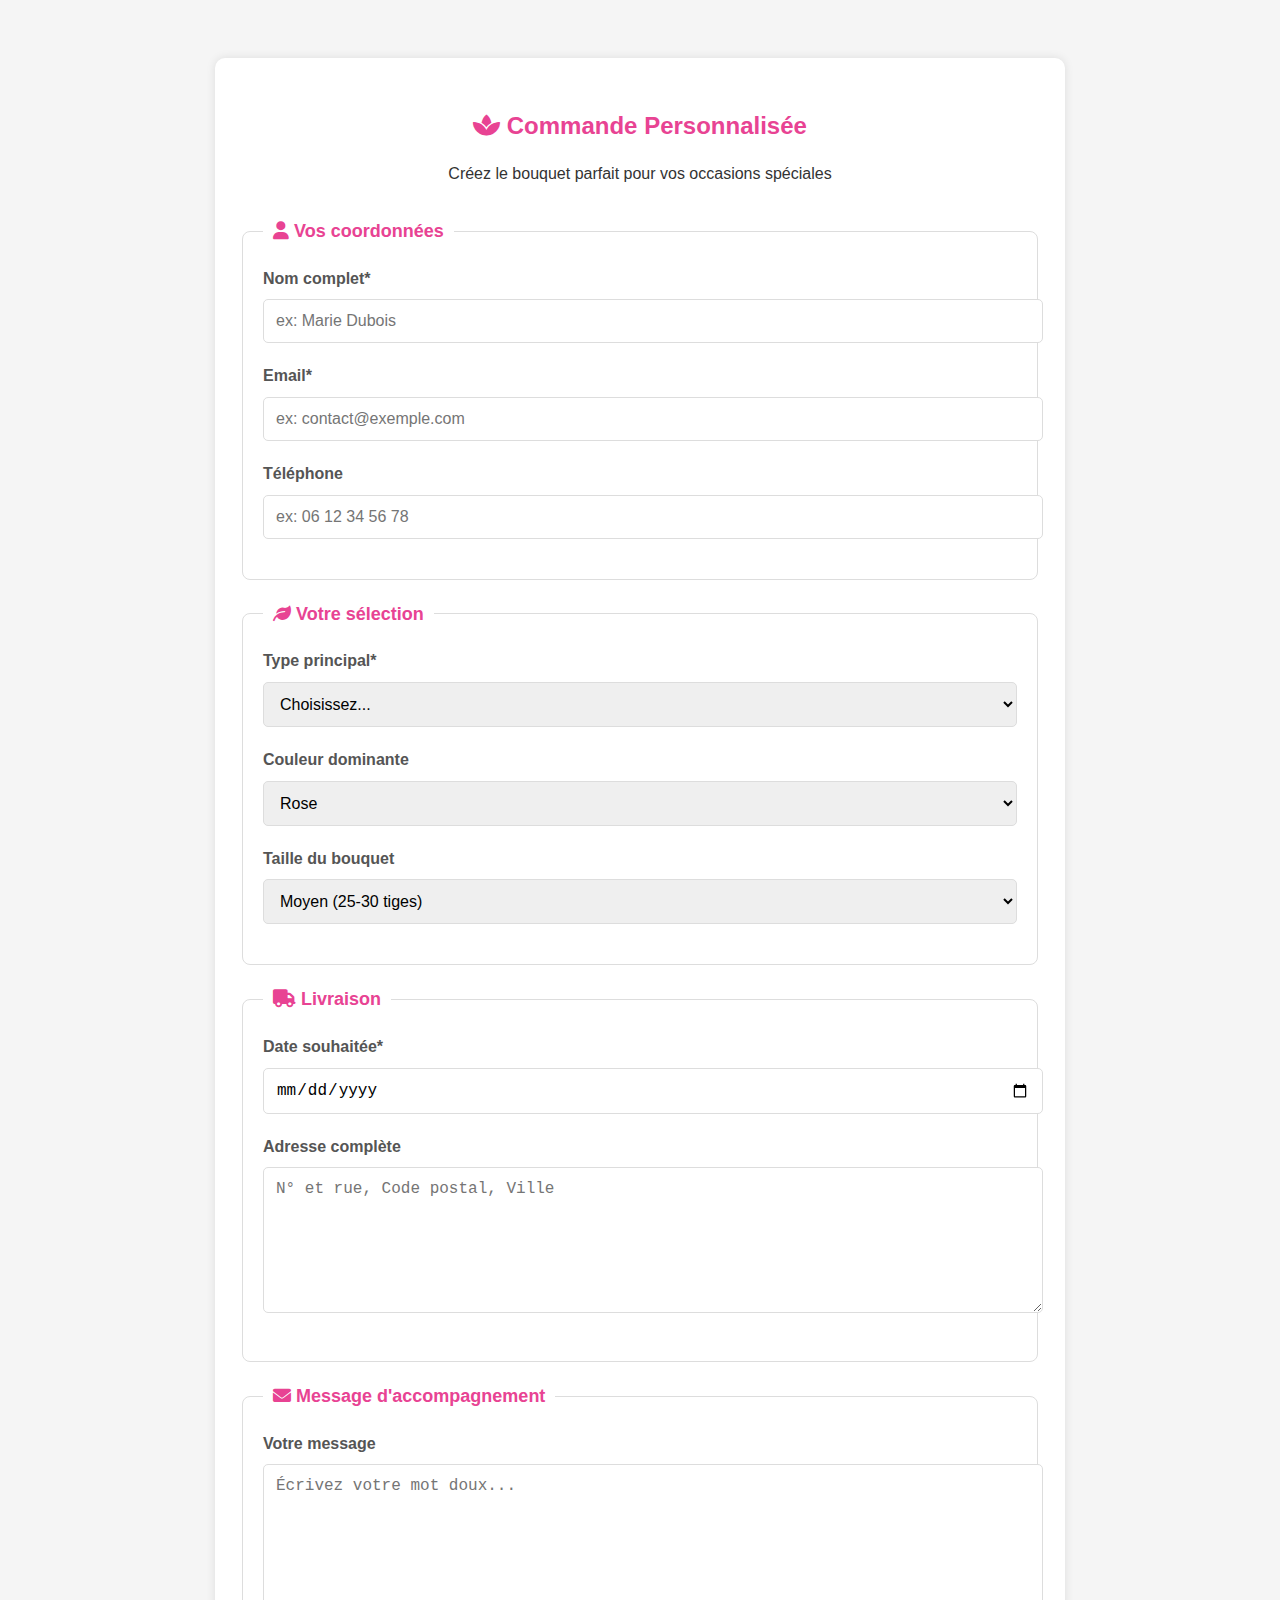
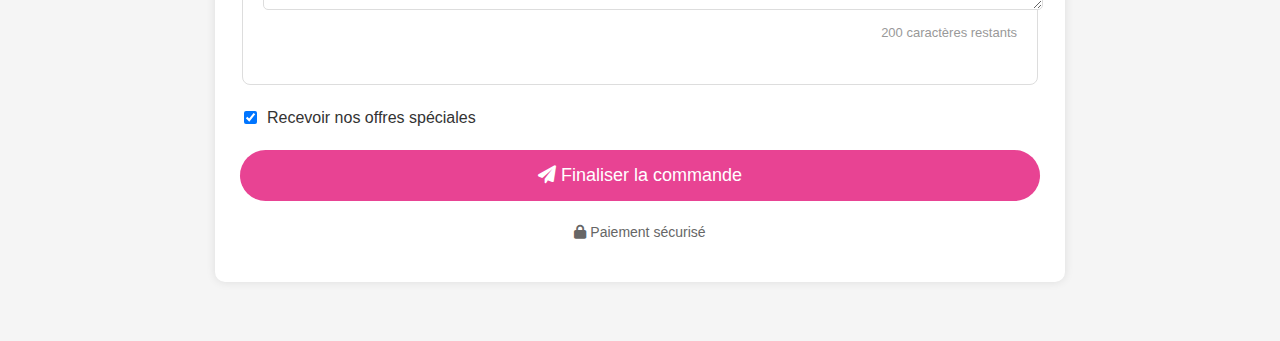
<file: fffff.html>
<!DOCTYPE html>
<html lang="fr">
<head>
    <meta charset="UTF-8">
    <meta name="viewport" content="width=device-width, initial-scale=1.0">
    <title>Commande de Fleurs</title>
    <link rel="stylesheet" href="https://cdnjs.cloudflare.com/ajax/libs/font-awesome/6.0.0-beta3/css/all.min.css">
    <link rel="stylesheet" href="ffff.css">
</head>
<body>
    <div class="form-container">
        <form action="#" method="POST" class="flower-form" id="orderForm">
            <div class="form-header">
                <h3><i class="fas fa-spa"></i> Commande Personnalisée</h3>
                <p>Créez le bouquet parfait pour vos occasions spéciales</p>
            </div>
            
            <!-- Section Client -->
            <fieldset class="form-section">
                <legend><i class="fas fa-user"></i> Vos coordonnées</legend>
                
                <div class="inputBox">
                    <label for="name">Nom complet*</label>
                    <input type="text" id="name" name="name" placeholder="ex: Marie Dubois" required>
                </div>
                
                <div class="inputBox">
                    <label for="email">Email*</label>
                    <input type="email" id="email" name="email" placeholder="ex: contact@exemple.com" required>
                </div>
                
                <div class="inputBox">
                    <label for="phone">Téléphone</label>
                    <input type="tel" id="phone" name="phone" placeholder="ex: 06 12 34 56 78">
                </div>
            </fieldset>
            
            <!-- Section Fleurs -->
            <fieldset class="form-section">
                <legend><i class="fas fa-leaf"></i> Votre sélection</legend>
                
                <div class="inputBox">
                    <label for="flower-type">Type principal*</label>
                    <select id="flower-type" name="flower-type" required>
                        <option value="" disabled selected>Choisissez...</option>
                        <option value="roses">Roses</option>
                        <option value="tulipes">Tulipes</option>
                        <option value="orchidees">Orchidées</option>
                        <option value="mixed">Mélange saisonnier</option>
                    </select>
                </div>
                
                <div class="inputBox">
                    <label for="color">Couleur dominante</label>
                    <select id="color" name="color">
                        <option value="pink">Rose</option>
                        <option value="red">Rouge</option>
                        <option value="white">Blanc</option>
                        <option value="yellow">Jaune</option>
                    </select>
                </div>
                
                <div class="inputBox">
                    <label for="size">Taille du bouquet</label>
                    <select id="size" name="size">
                        <option value="small">Petit (15-20 tiges)</option>
                        <option value="medium" selected>Moyen (25-30 tiges)</option>
                        <option value="large">Grand (40+ tiges)</option>
                    </select>
                </div>
            </fieldset>
            
            <!-- Section Livraison -->
            <fieldset class="form-section">
                <legend><i class="fas fa-truck"></i> Livraison</legend>
                
                <div class="inputBox">
                    <label for="delivery-date">Date souhaitée*</label>
                    <input type="date" id="delivery-date" name="delivery-date" required>
                </div>
                
                <div class="inputBox">
                    <label for="address">Adresse complète</label>
                    <textarea id="address" name="address" placeholder="N° et rue, Code postal, Ville"></textarea>
                </div>
            </fieldset>
            
            <!-- Section Message -->
            <fieldset class="form-section">
                <legend><i class="fas fa-envelope"></i> Message d'accompagnement</legend>
                
                <div class="inputBox">
                    <label for="message">Votre message</label>
                    <textarea id="message" name="message" placeholder="Écrivez votre mot doux..." maxlength="200"></textarea>
                    <small id="charCount">200 caractères restants</small>
                </div>
            </fieldset>
            
            <div class="checkbox">
                <input type="checkbox" id="newsletter" name="newsletter" checked>
                <label for="newsletter">Recevoir nos offres spéciales</label>
            </div>
            
            <button type="submit" class="btn">
                <i class="fas fa-paper-plane"></i> Finaliser la commande
            </button>
            
            <p class="secure-notice">
                <i class="fas fa-lock"></i> Paiement sécurisé
            </p>
        </form>
    </div>

    
</body>
</html>
</file>
<file: ffff.css>
body {
            font-family: Arial, sans-serif;
            background-color: #f5f5f5;
            color: #333;
            line-height: 1.6;
            padding: 20px;
        }

        .form-container {
            max-width: 800px;
            margin: 30px auto;
            background: white;
            padding: 25px;
            border-radius: 10px;
            box-shadow: 0 0 10px rgba(0,0,0,0.1);
        }

        .form-header {
            text-align: center;
            margin-bottom: 30px;
        }

        .form-header h3 {
            color: #e84393;
            font-size: 24px;
            margin-bottom: 10px;
        }

        .form-section {
            border: 1px solid #ddd;
            border-radius: 8px;
            padding: 20px;
            margin-bottom: 20px;
        }

        .form-section legend {
            color: #e84393;
            font-weight: bold;
            padding: 0 10px;
            font-size: 18px;
        }

        .inputBox {
            margin-bottom: 20px;
        }

        .inputBox label {
            display: block;
            margin-bottom: 8px;
            font-weight: bold;
            color: #555;
        }

        .inputBox input,
        .inputBox select,
        .inputBox textarea {
            width: 100%;
            padding: 12px;
            border: 1px solid #ddd;
            border-radius: 5px;
            font-size: 16px;
        }

        .inputBox textarea {
            height: 120px;
            resize: vertical;
        }

        .checkbox {
            display: flex;
            align-items: center;
            margin-bottom: 20px;
        }

        .checkbox input {
            width: auto;
            margin-right: 10px;
        }

        .btn {
            display: block;
            width: 100%;
            padding: 15px;
            background: #e84393;
            color: white;
            border: none;
            border-radius: 50px;
            font-size: 18px;
            cursor: pointer;
            margin-top: 20px;
        }

        .btn:hover {
            background: #d6337a;
        }

        .secure-notice {
            text-align: center;
            margin-top: 20px;
            color: #666;
            font-size: 14px;
        }

        #charCount {
            display: block;
            text-align: right;
            color: #999;
            font-size: 13px;
            margin-top: 5px;
        }

        @media (max-width: 600px) {
            .form-container {
                padding: 15px;
            }
            
            .form-header h3 {
                font-size: 20px;
            }
            
            .btn {
                padding: 12px;
                font-size: 16px;
            }
        }
</file>
